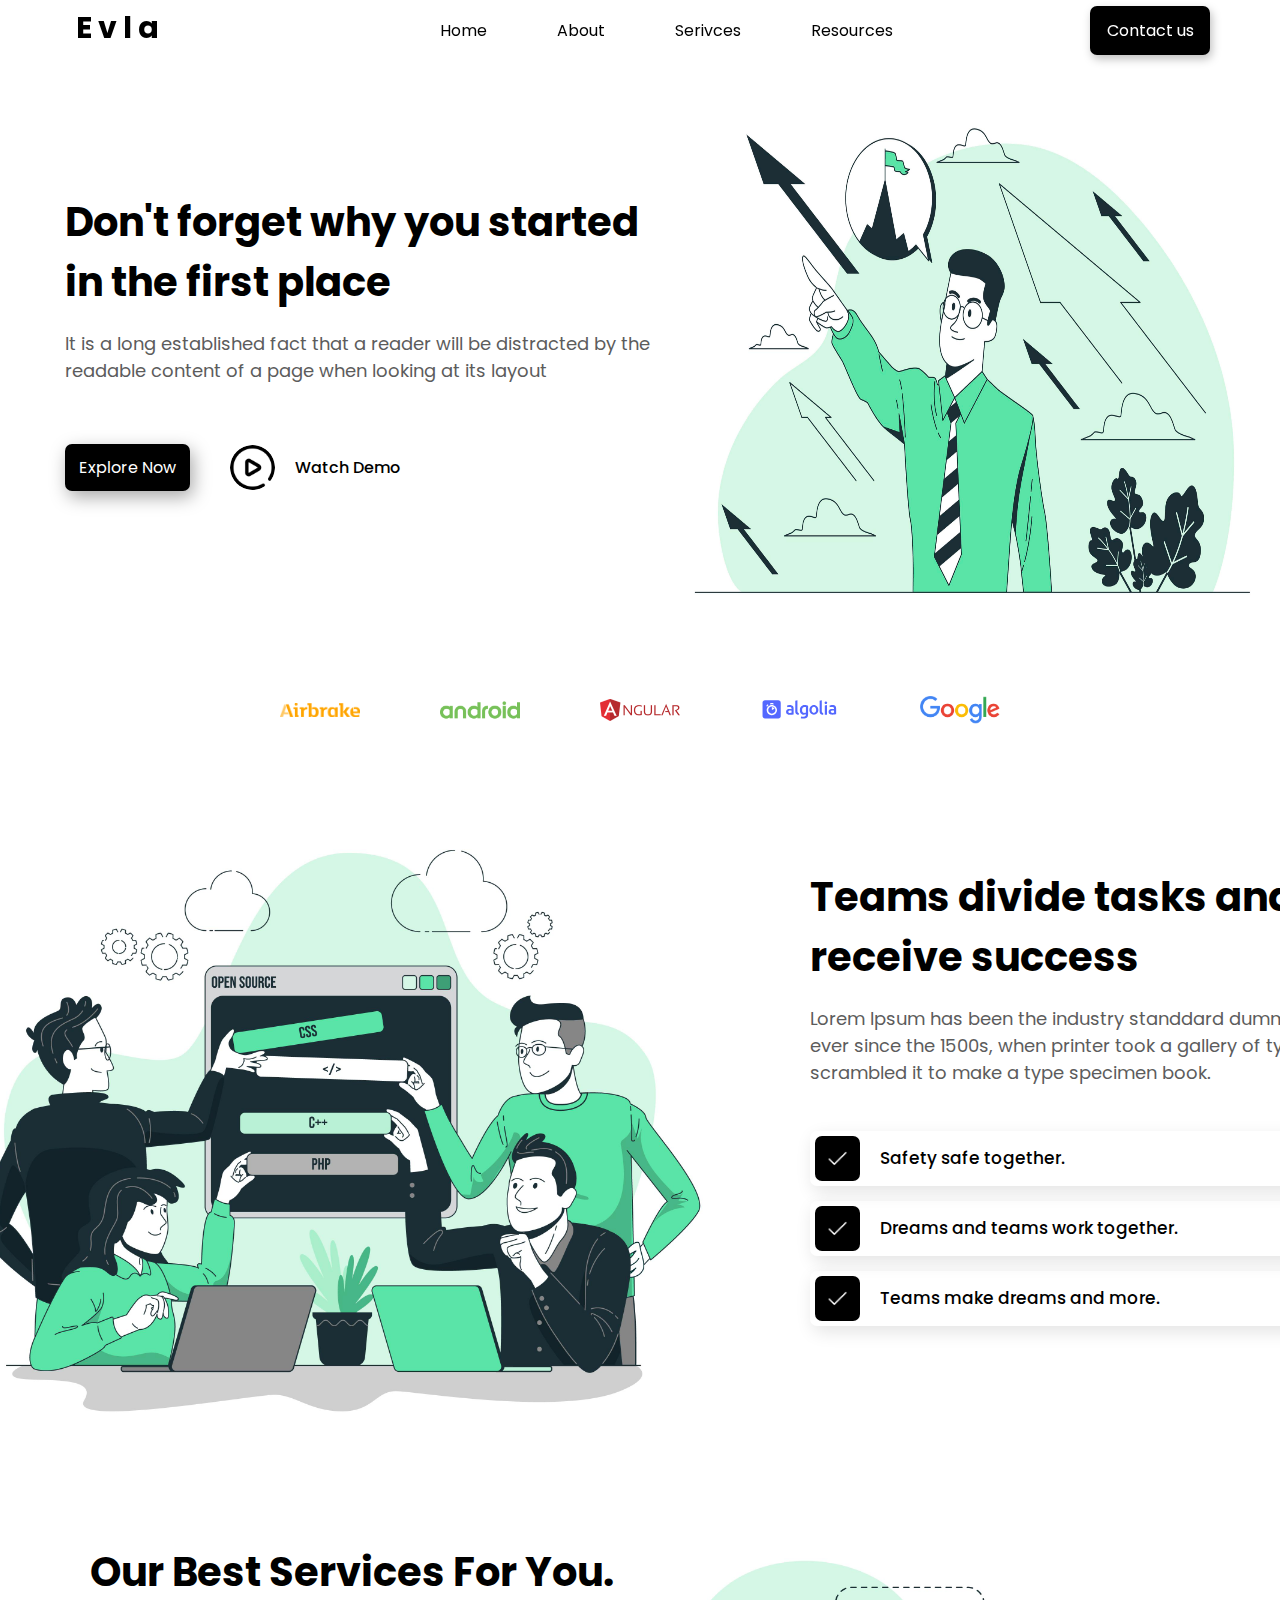
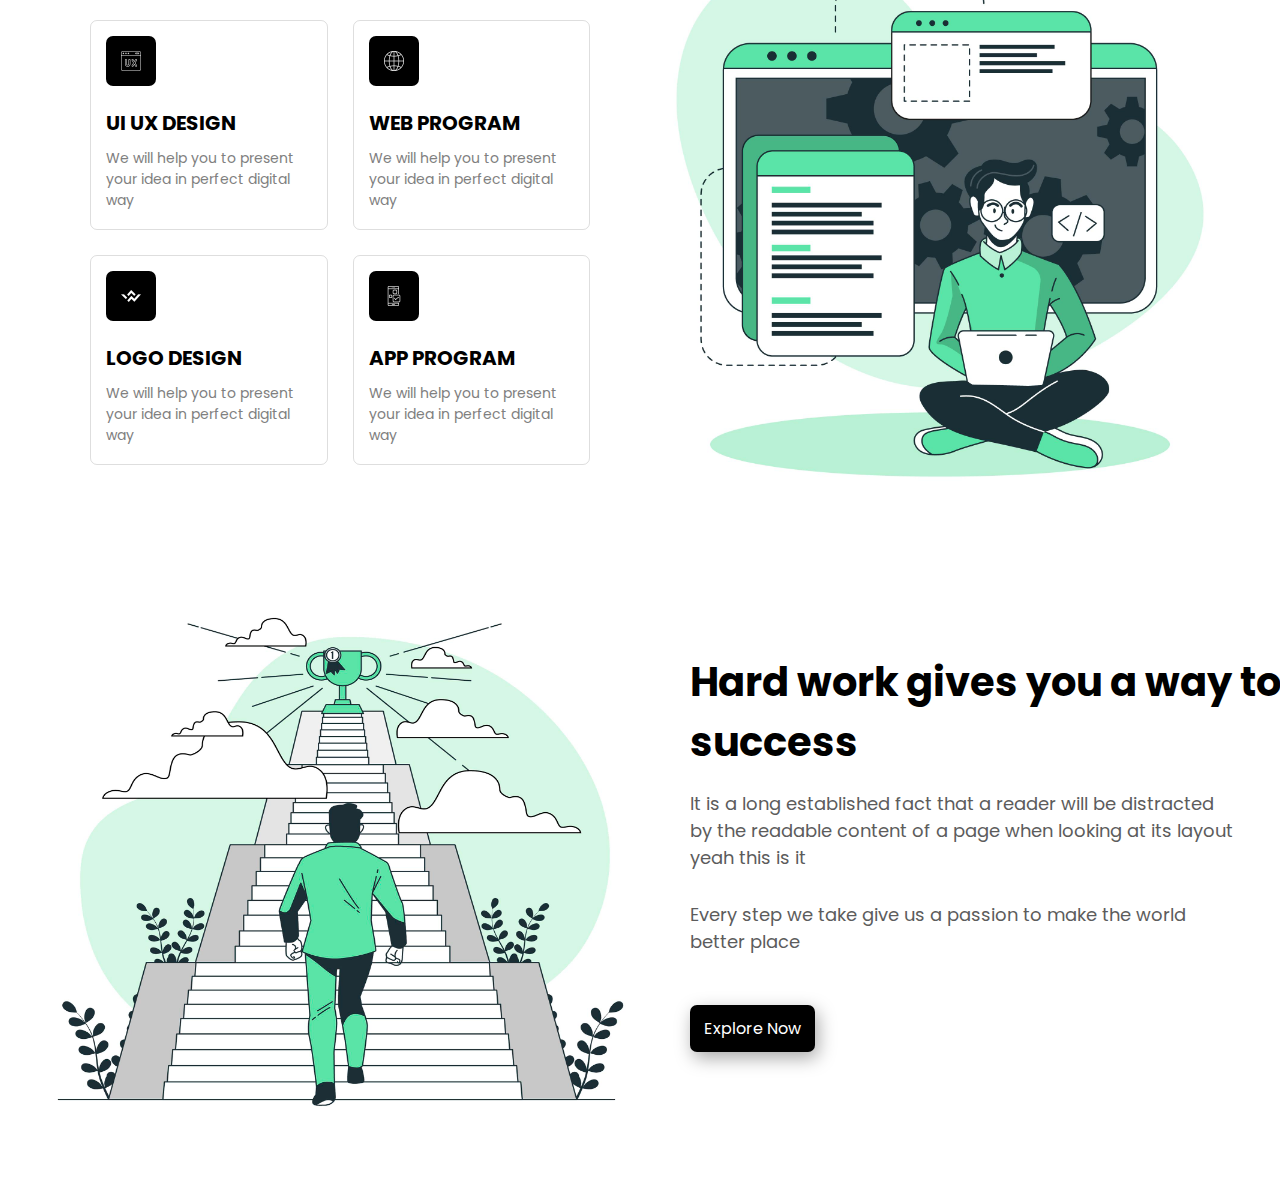
<file: Project using only HTML&CSS/education web/index.html>
<!DOCTYPE html>
<html lang="en">
<head>
    <meta charset="UTF-8">
    <meta http-equiv="X-UA-Compatible" content="IE=edge">
    <meta name="viewport" content="width=device-width, initial-scale=1.0">
    <link rel="stylesheet" href="general.css">
    <link rel="stylesheet" href="header.css">
    <link rel="stylesheet" href="body.css">
    <title>Evla</title>
</head>
<body>
    <header>
        <h2>Evla</h2>
        <div class="nav">
            <a href="#home">Home</a>
            <a href="#about">About</a>
            <a href="#services">Serivces</a>
            <a href="#resources">Resources</a>
        </div>
        <button>Contact us</button>
        
    </header>
    <main>
     <section class="first" id="home">
        
        <div class="writing">
            <h1>Don't forget why you started in the first place </h1>
            <p>It is a long established fact that a reader will
                be distracted by the readable content of a page when looking 
                at its layout
            </p>
            <div class="buttons">
             <button>Explore Now</button>
             <a href="#" class="btn"><img src="images/play.png"/></a>
             <a href="#"class="write">Watch Demo</a>
            </div>
        </div>
        <img src="images/first.jpg">
     </section>
     <section class="brands">
        <img  src="images/air.png">
        <img class="inside-img"src="images/Android-01.png">
        <img class="inside-img"src="images/angular-logo-1.png">
        <img class="inside-img" src="images/algolia-vector-logo.svg">
        <img class="inside-img" src="images/google.png">
     </section>
     <section class="second" id="about">
        <img src="images/second.jpg">
        <div class="writing-2">
            <h1>Teams divide tasks and receive success </h1>
            <p>Lorem Ipsum has been the industry standdard dummy text 
                ever since the 1500s, when printer took a gallery of 
                type and scrambled it to make a type specimen book.
            </p>
            <div class="tables">
             <div class="table">
                <img src="images/true.png">
                <p>Safety safe together.</p>
             </div>
             <div class="table">
                <img src="images/true.png">
                <p>Dreams and teams work together.</p>
             </div>
             <div class="table">
                <img src="images/true.png">
                <p>Teams make dreams and more.</p>
             </div>

            </div>
        </div>
        
     </section>
     <section class="third" id="services">
        
        <div class="writing-3">
            <h1>Our Best Services For You. </h1>
            
            <div class="services">
                <div class="service">
                    <img src="images/1.png">
                    <h3>UI UX DESIGN</h3>
                    <p>We will help you to present your idea in perfect digital way</p>
                </div>
                <div class="service">
                    <img src="images/2.png">
                    <h3>WEB PROGRAM</h3>
                    <p>We will help you to present your idea in perfect digital way</p>
                </div>
                <div class="service">
                    <img src="images/4.png">
                    <h3>LOGO DESIGN</h3>
                    <p>We will help you to present your idea in perfect digital way</p>
                </div>
                <div class="service">
                    <img src="images/3.png">
                    <h3>APP PROGRAM</h3>
                    <p>We will help you to present your idea in perfect digital way</p>
                </div>
            </div>
        </div>
        <img src="images/third.jpg">
     </section>
     <section class="fourth" id="resources">
        <img src="images/fourth.jpg">
        <div class="writing-4">
            <h1>Hard work gives you a way to success</h1>
            <p>It is a long established fact that a reader will
                be distracted by the readable content of a page when looking 
                at its layout yeah this is it
            </p>
            <p>Every step we take give us a passion to make the world better place</p>
            <div class="buttons">
             <button>Explore Now</button>
             
            </div>
        </div>
        
     </section>
    </main>
    
</body>
</html>
</file>
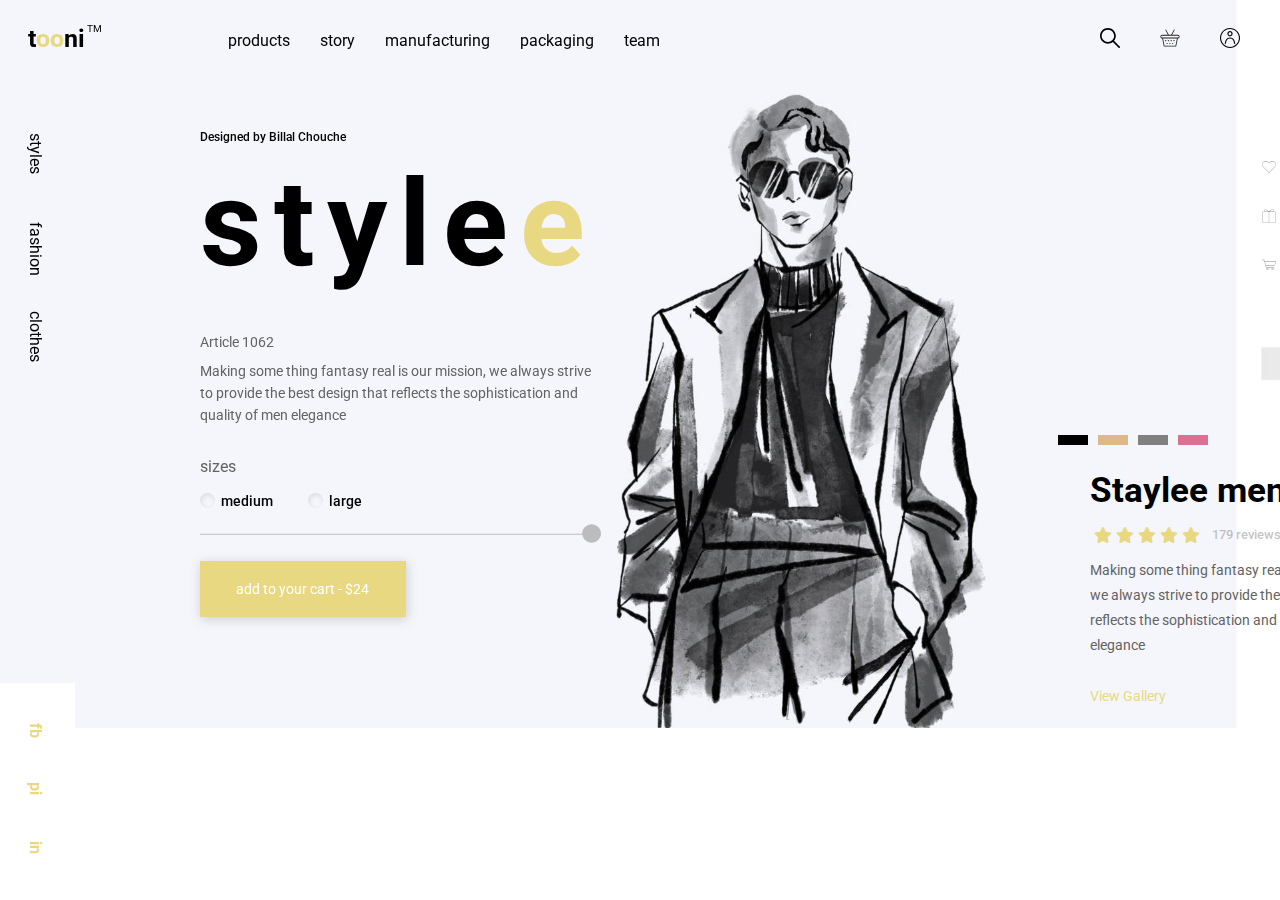
<file: Project using only HTML&CSS/fashion web/index.html>
<!DOCTYPE html>
<html lang="en">
<head>
    <meta charset="UTF-8">
    <meta http-equiv="X-UA-Compatible" content="IE=edge">
    <meta name="viewport" content="width=device-width, initial-scale=1.0">
    <title>tonni</title>
    <link rel="stylesheet" href="general.css">
    <link rel="stylesheet" href="header.css">
    <link rel="stylesheet" href="sidebar.css">
    <link rel="stylesheet" href="style.css">
    <link rel="stylesheet" href="https://cdnjs.cloudflare.com/ajax/libs/font-awesome/4.7.0/css/font-awesome.min.css">
    <link rel="stylesheet" href="https://cdnjs.cloudflare.com/ajax/libs/font-awesome/6.1.1/css/all.min.css">

</head>
<body>
    
    <div class="backgorund-container">
       
      <header>
        <div class="logo">
            <h4>t<span style="color:rgb(233, 216, 130);">oo</span>ni</h4>
            <p>TM</p>
        </div>
        <div class="nav">
            <a href="#">products</a>
            <a href="#">story</a>
            <a href="#">manufacturing</a>
            <a href="#">packaging</a>
            <a href="#">team</a>

        </div>
        <div class="icons">
            <a href="#"><img class="icon"src="icons/search-svgrepo-com(1).svg"></a>
            <a href="#"><img class="icon"src="icons/basket-svgrepo-com.svg"></a>
            <a href="#"><img class="icon" src="icons/user-svgrepo-com.svg"></a>
        </div>
      </header>
      <section class="sidebar">
        <div class="menu">
            <a href="#">styles</a>
            <a href="#">fashion</a>
            <a href="#">clothes</a>
        </div>
        <div class="social-media">
            <a href="#">fb</a>
            <a href="#">pi</a>
            <a href="#">in</a>
        </div>

      </section>
      <section class="post">
        <p class="designer">Designed by Billal Chouche</p>
        <h1>style<span style="color:rgb(233, 216, 130) ;">e</span></h1>
        <p class="article">Article 1062</p>
        <p class="texte">
            Making some thing fantasy real is our mission, we
            always strive to provide the best design that reflects
            the sophistication and quality of men elegance
        </p>
        <p class="sizes">sizes</p>
        <div class="choices">
            <div class="choice">
                <div class="check"></div>
                <p>medium</p>
            </div>
            <div class="choice">
                <div class="check"></div>
                <p>large</p>
            </div>
        </div>
        <div class="line">
            <img src="icons/line.svg">
        </div>
        <a href="#">add to your cart - $24</a>

      </section>
      <div class="color">
        <div style= "background-color:black;"></div>
        <div style= "background-color:burlywood;"></div>
        <div style= "background-color:gray;"></div>
        <div style= "background-color: palevioletred"></div>
      </div>
      <section class="post-2">
        <h2>Staylee men top</h2>
        <div class="review">
            <span class="fa fa-star checked"></span>
            <span class="fa fa-star checked"></span>
            <span class="fa fa-star checked"></span>
            <span class="fa fa-star checked"></span>
            <span class="fa fa-star checked"></span>
            <p class="review-count">179 reviews</p>


        </div>
        <p class="text-2">
            Making some thing fantasy real is our mission, we
            always strive to provide the best design that reflects
            the sophistication and quality of men elegance
        </p>
        <a href="#">View Gallery</a>
      </section>
      <section class="buttons">
        <a href="#"><img  class="heart"src="icons/heart-3509.svg"></a>
        <a href="#"><img class="gift" src="icons/gift-box-11409.svg"></a>
        <a href="#"><img class="shopping" src="icons/shopping-cart-1985.svg"></a>
      </section>
    </div>
    
</body>
</html>
</file>
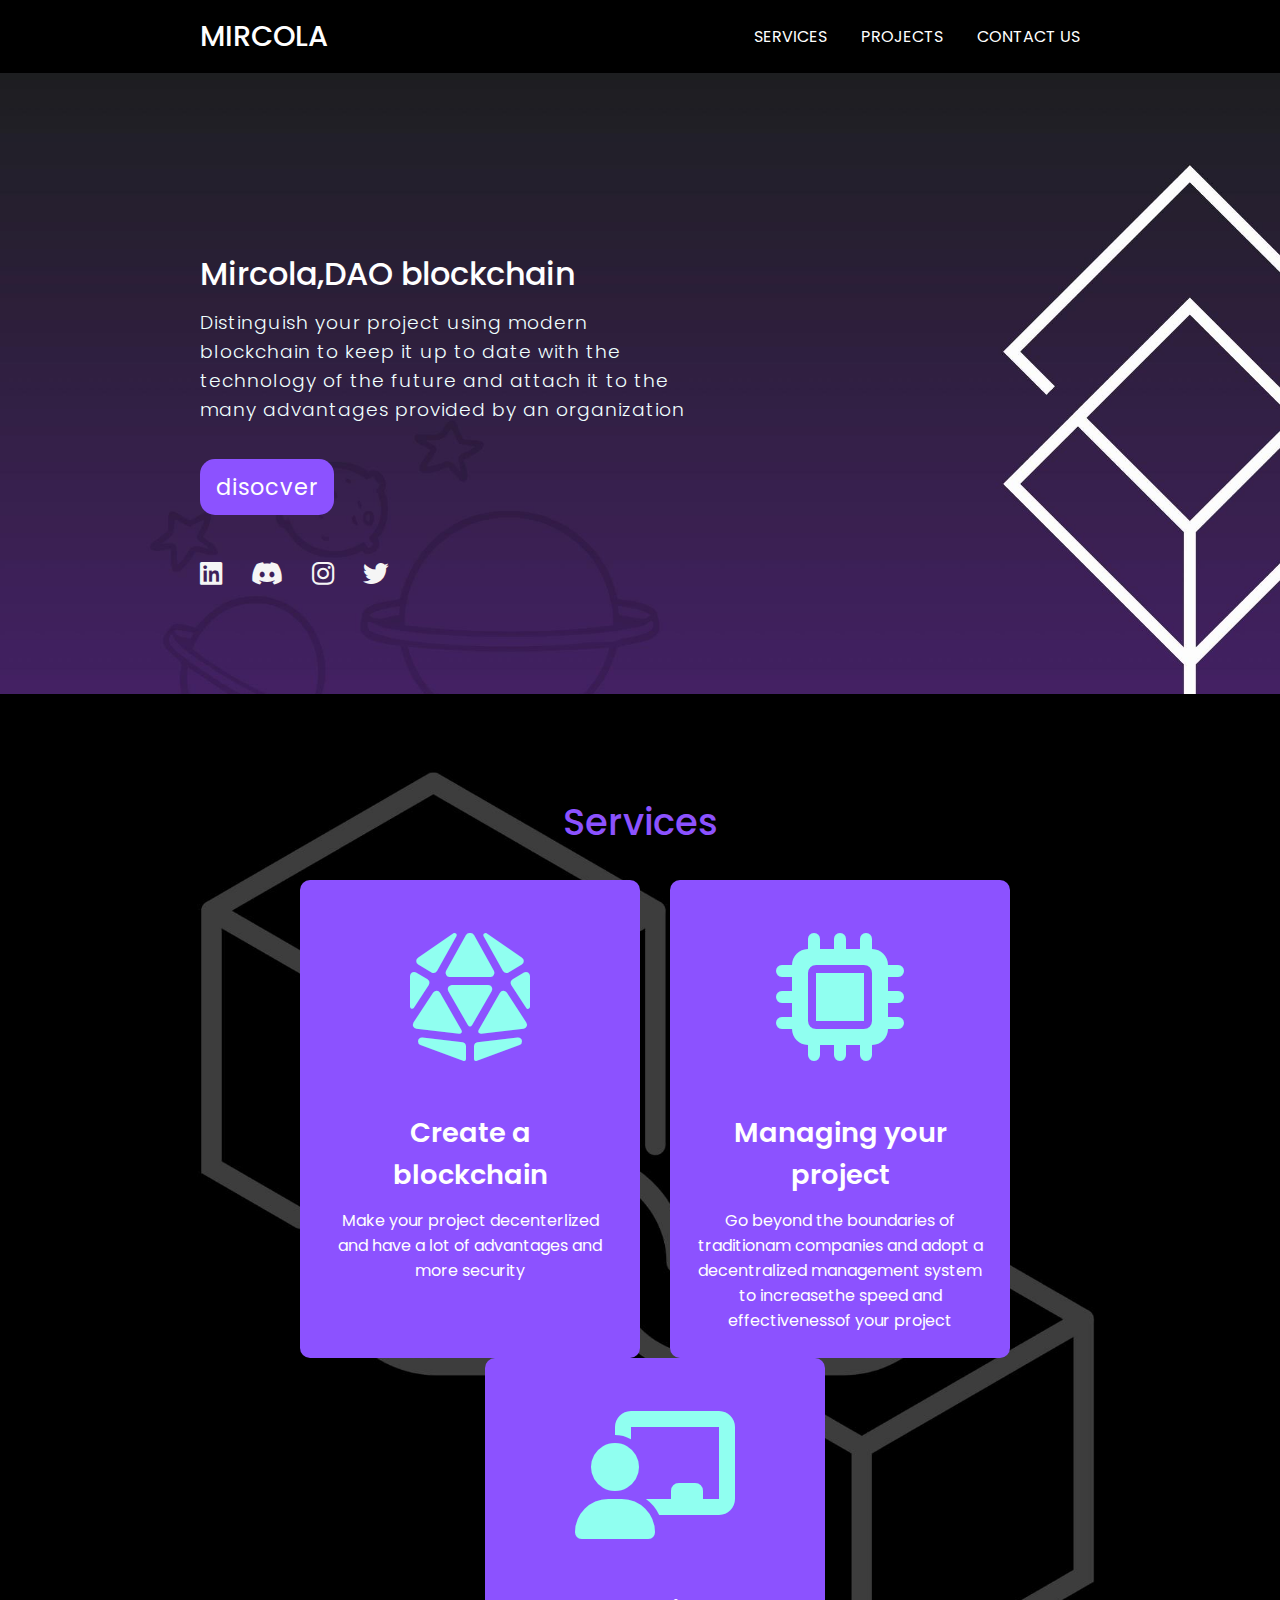
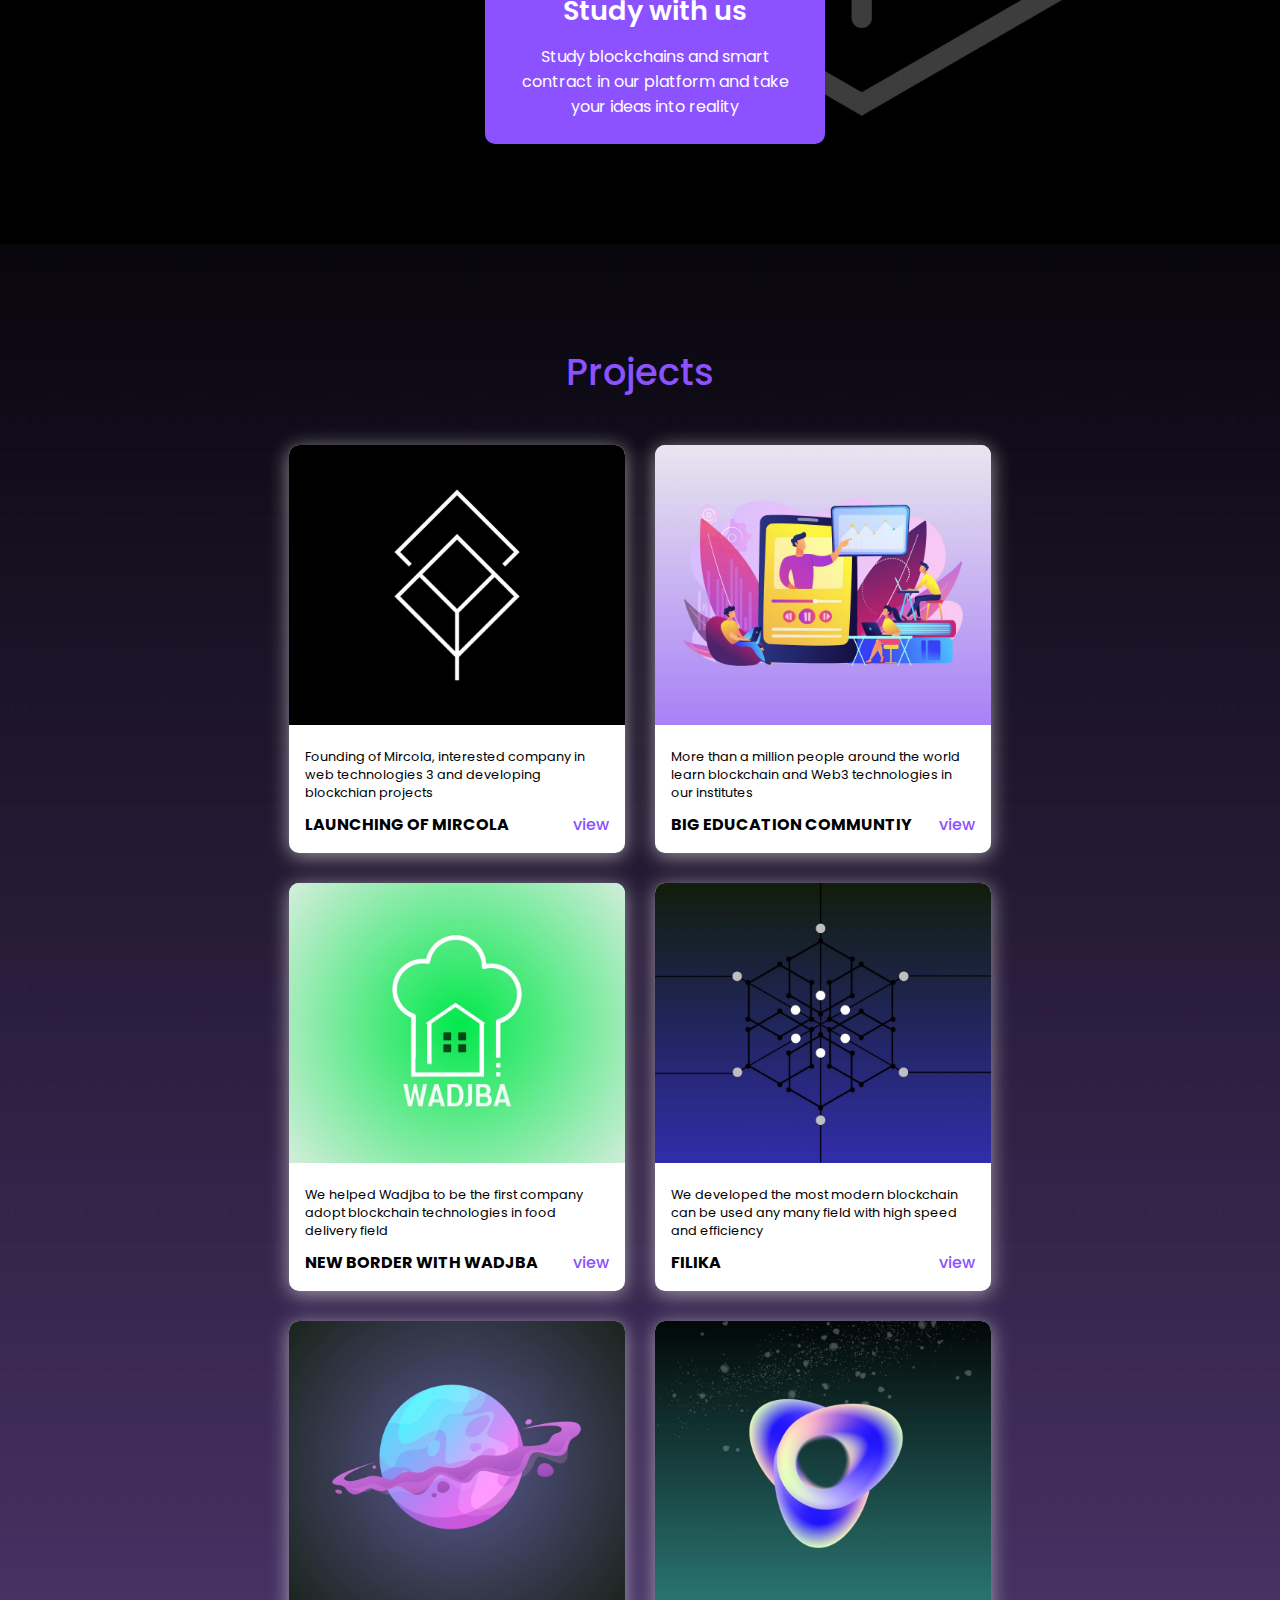
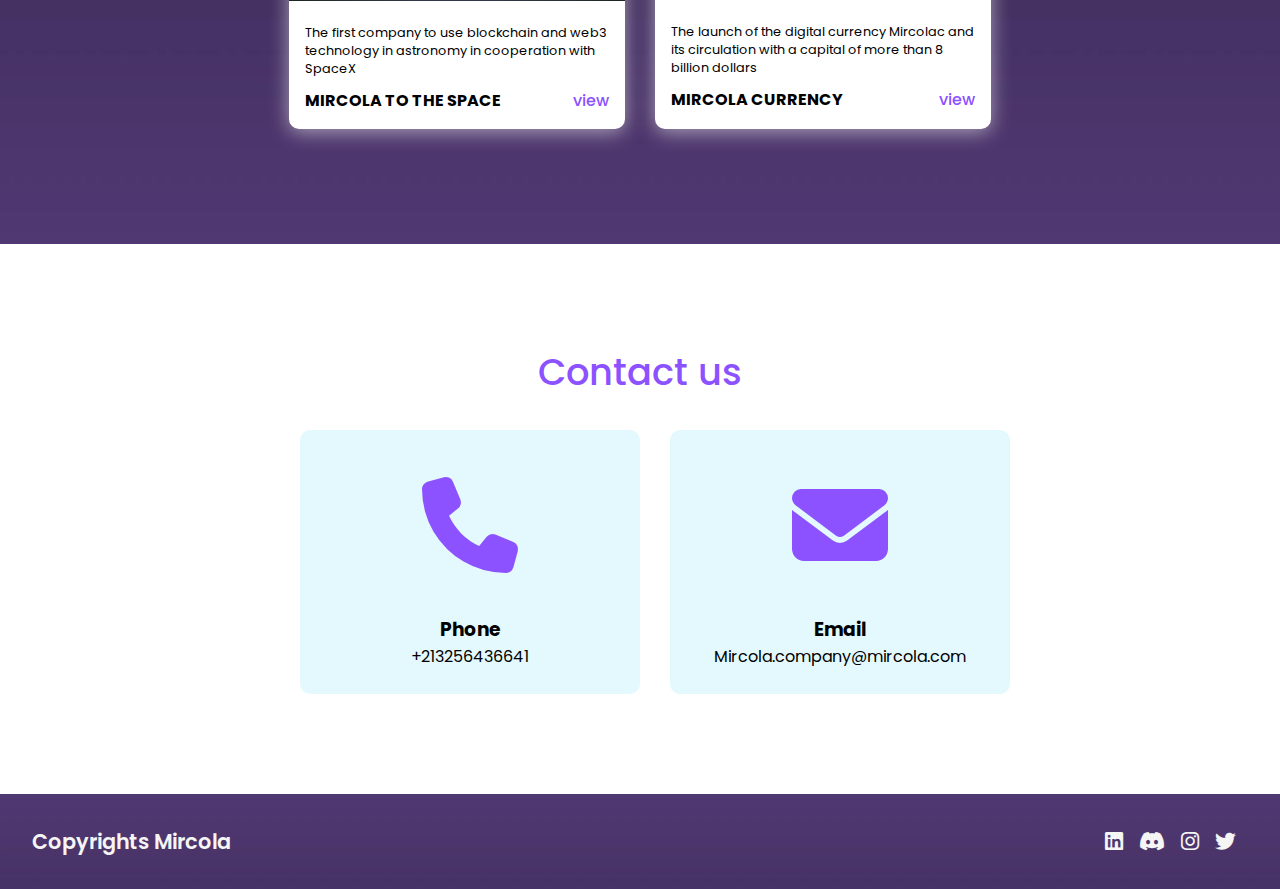
<file: Project using only HTML&CSS/funny company web/index.html>
<!DOCTYPE html>
<html lang="en">

<head>
    <meta charset="UTF-8">
    <meta http-equiv="X-UA-Compatible" content="" IE=edge">
    <meta name="viewport" content="width=device-width, initial-scale=1.0">
    <link rel="stylesheet" href="https://cdnjs.cloudflare.com/ajax/libs/font-awesome/6.1.1/css/all.min.css">
    <link rel="stylesheet" href="style.css">
    <title>Billal chaouche</title>
</head>

<body>
    <header>
        <a href="#" class="logo">mircola</a>
        <nav class="navigation">
            <a href="#services">services</a>
            <a href="#projects">projects</a>
            <a href="#contact_us">contact us</a>
        </nav>
    </header>

    <section class="main">
        <div>
            <h2>Mircola,DAO blockchain</h2>
            <h3>Distinguish your project using modern blockchain to keep it up to date with the technology of the future
                and attach it
                to the many advantages provided by an organization</h3>
            <a href="#services" class="main_botton"> disocver</a>
            <div class="social_icons">
                <a href="#"><i class="fa-brands fa-linkedin"></i></a>
                <a href="#"><i class="fa-brands fa-discord"></i></a>
                <a href="#"><i class="fa-brands fa-instagram"></i></a>
                <a href="#"><i class="fa-brands fa-twitter"></i></a>


            </div>
        </div>
    </section>
    <section class="cards" id="services">
        <h2 class="title">Services</h2>
        <div class="content">
            <div class="card">
                <div class="icon">
                    <i class="fa-solid fa-dice-d20"></i>
                </div>
                <div class="info">
                    <h3 class="t">Create a blockchain</h3>
                    <p>Make your project decenterlized and have a lot of advantages and more security </p>
                </div>
            </div>



            <div class="card">
                <div class="icon">
                    <i class="fa-solid fa-microchip"></i>
                </div>
                <div class="info">
                    <h3 class="t">Managing your project</h3>
                    <p>Go beyond the boundaries of traditionam companies and adopt a decentralized management system to
                        increasethe speed and effectivenessof your project </p>
                </div>
            </div>



            <div class=" card">
                <div class="icon">
                    <i class="fa-solid fa-chalkboard-user"></i>
                </div>
                <div class="info">
                    <h3 class="t">Study with us</h3>
                    <p>Study blockchains and smart contract in our platform and take your ideas into reality </p>
                </div>
            </div>


        </div>


    </section>
    <section class="projects" id="projects">
        <h2 class="title">Projects</h2>
        <div class="content">
            <div class="project_card">
                <div class="project_image">
                    <img src="images/mircola.jpg" />
                </div>
                <div class="project_info">
                    <p class="project_category"> Founding of Mircola, interested company in web technologies 3 and
                        developing blockchian projects
                    </p>
                    <strong class="project_title">
                        <span>Launching of Mircola</span>
                        <a href="#" class="more_details">view</a>
                    </strong>

                </div>
            </div>
            <div class="project_card">
                <div class="project_image">
                    <img src="images/communtiy.jpg" />
                </div>
                <div class="project_info">
                    <p class="project_category"> More than a million people around the world learn blockchain and Web3
                        technologies
                        in our institutes
                    </p>
                    <strong class="project_title">
                        <span>Big education communtiy</span>
                        <a href="#" class="more_details">view</a>
                    </strong>

                </div>
            </div>
            <div class="project_card">
                <div class="project_image">
                    <img src="images/wadjba.jpg" />
                </div>
                <div class="project_info">
                    <p class="project_category"> We helped Wadjba to be the first company adopt blockchain technologies
                        in food delivery field
                    </p>
                    <strong class="project_title">
                        <span>new border with wadjba</span>
                        <a href="#" class="more_details">view</a>
                    </strong>

                </div>
            </div>
            <div class="project_card">
                <div class="project_image">
                    <img src="images/blockchain.jpg" />
                </div>
                <div class="project_info">
                    <p class="project_category"> We developed the most modern blockchain can be used any many field with
                        high speed and efficiency
                    </p>
                    <strong class="project_title">
                        <span>filika</span>
                        <a href="#" class="more_details">view</a>
                    </strong>

                </div>
            </div>
            <div class="project_card">
                <div class="project_image">
                    <img src="images/space.jpg" />
                </div>
                <div class="project_info">
                    <p class="project_category"> The first company to use blockchain and web3 technology in astronomy in
                        cooperation with SpaceX
                    </p>
                    <strong class="project_title">
                        <span>Mircola to the space</span>
                        <a href="#" class="more_details">view</a>
                    </strong>

                </div>
            </div>
            <div class="project_card">
                <div class="project_image">
                    <img src="images/currency.jpg" />
                </div>
                <div class="project_info">
                    <p class="project_category"> The launch of the digital currency Mircolac and its circulation with a
                        capital of more than 8 billion dollars
                    </p>
                    <strong class="project_title">
                        <span>Mircola currency</span>
                        <a href="#" class="more_details">view</a>
                    </strong>

                </div>
            </div>
        </div>


    </section>
    </section>
    <section class="cards" id="contact_us">
        <h2 class="title">Contact us</h2>
        <div class="content2">
            <div class="card2">
                <div class="icon2">
                    <i class="fa-solid fa-phone"></i>
                </div>
                <div class="info2">
                    <h3 class="t2">Phone</h3>
                    <p> +213256436641</p>
                </div>
            </div>



            <div class="card2">
                <div class="icon2">
                    <i class="fa-solid fa-envelope"></i>
                </div>
                <div class="info2">
                    <h3 class="t2">Email</h3>
                    <p>Mircola.company@mircola.com</p>
                </div>
            </div>
        </div>
    </section>
    <footer class="footer">
        <p class="footer_title">Copyrights <span>Mircola</span></p>
        <div class="social_icons">
            <a href="#"><i class="fa-brands fa-linkedin"></i></a>
            <a href="#"><i class="fa-brands fa-discord"></i></a>
            <a href="#"><i class="fa-brands fa-instagram"></i></a>
            <a href="#"><i class="fa-brands fa-twitter"></i></a>


        </div>


    </footer>


</body>

</html>
</file>
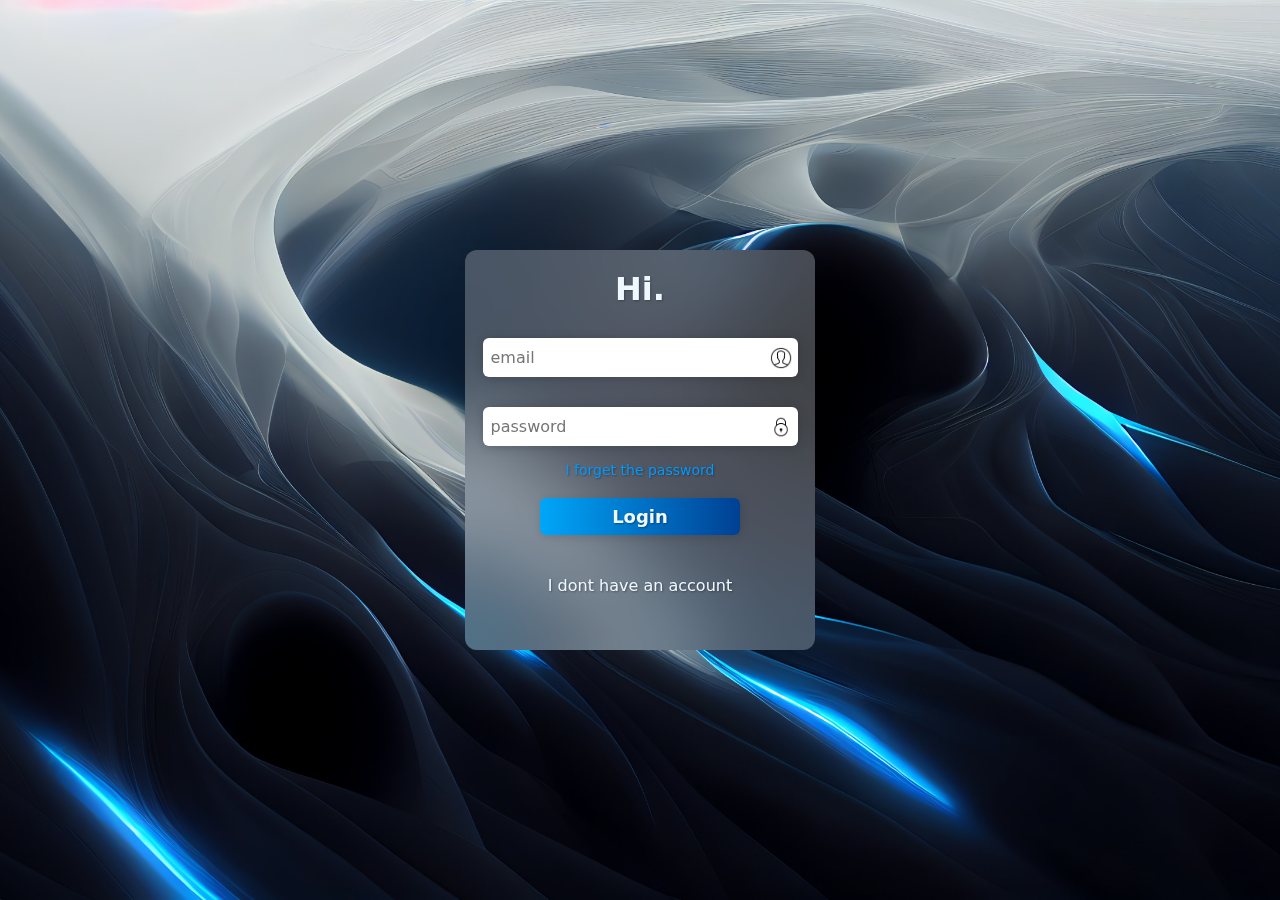
<file: Project using only HTML&CSS/login page (2)/index.html>
<!DOCTYPE html>
<html lang="en">

<head>
    <meta charset="UTF-8">
    <meta http-equiv="X-UA-Compatible" content="IE=edge">
    <meta name="viewport" content="width=device-width, initial-scale=1.0">
    <link rel="stylesheet" href="style.css">
    <title>Document</title>
</head>


<body>

    <div class="form">
        <h1>Hi.</h1>
        <div class="input">
            <input type="email" placeholder="email" class="email">
            <img src="user.png">
        </div>
        <div class="input">
            <input type="password" placeholder="password" class="password">
            <img src="password.png">
        </div>



        <a class="forget">I forget the password</a>
        <button class="login">Login</button>
        <a class="signup">I dont have an account</a>
    </div>


</body>

</html>
</file>
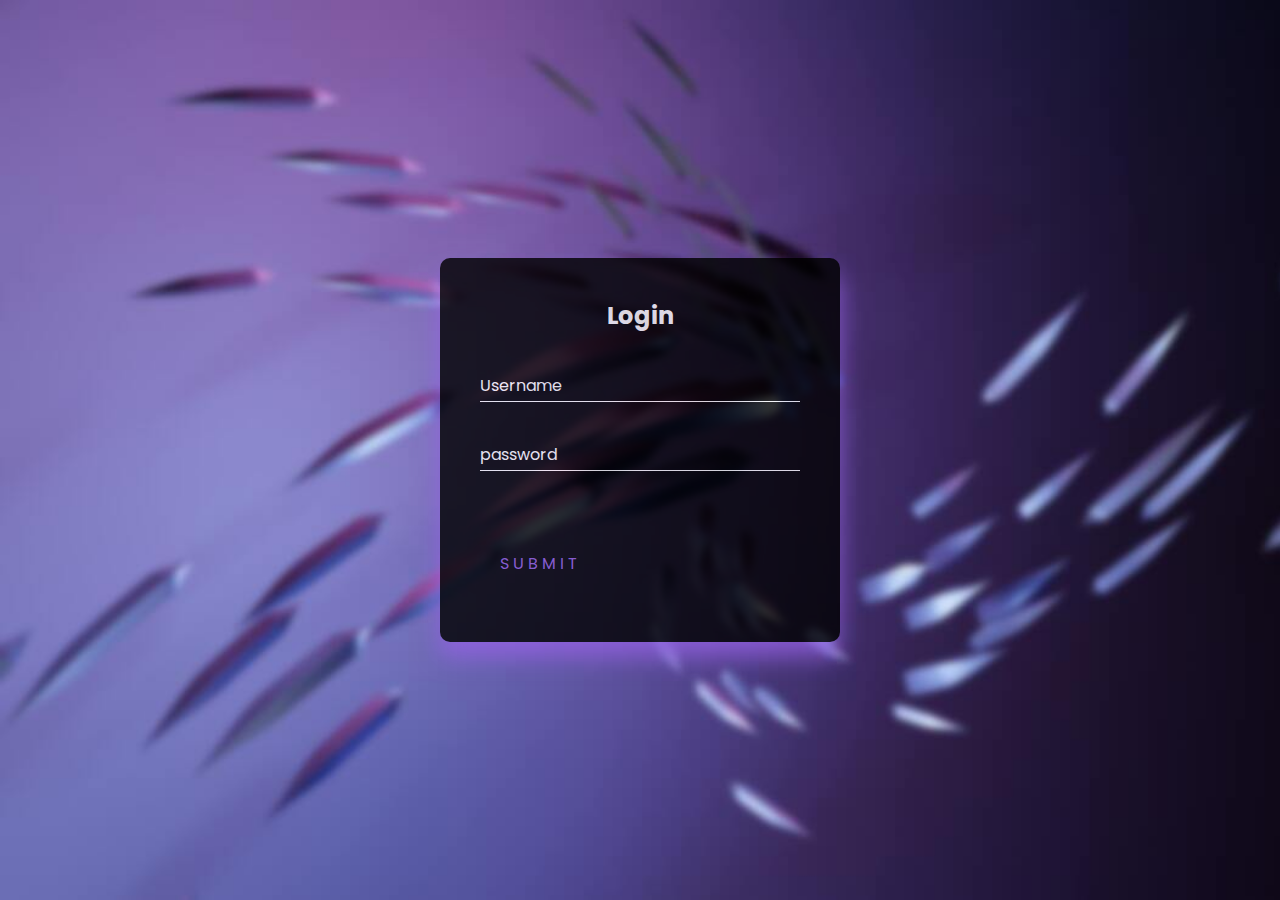
<file: Project using only HTML&CSS/login page/index.html>
<html lang="en">
<head>
    <meta charset="UTF-8">
    <meta http-equiv="X-UA-Compatible" content="IE=edge">
    <meta name="viewport" content="width=device-width, initial-scale=1.0">
    <link rel="stylesheet" href="style.css">
    <title>Login</title>
    <div class="login-box">
        <h2>Login</h2>
        <form>
            <div class="user-box">
                <input type="text" name="" required="">
                <label>Username</label>
            </div>
            <div class="user-box">
                <input type="password" name="" required="">
                <label>password</label>
            </div>
            <a href="#">
                <span></span>
                <span></span>
                <span></span>
                <span></span>
                Submit
            </a>
        </form>
    </div>
</head>
<body>
    
</body>
</html>
</file>
<file: Project using only HTML&CSS/education web/general.css>
@import url('https://fonts.googleapis.com/css2?family=Poppins:wght@100;200;300;400;500&display=swap');

*{
    font-family: 'Poppins', sans-serif;
    scroll-behavior: smooth;
    

}
body{
    margin: 0;
    background-color: white;
}
</file>
<file: Project using only HTML&CSS/education web/header.css>
header{
    display: flex;
    flex-direction: row;
    align-items: center;
    position: fixed;
    
    width: 100%;
    height: 60px;
    background-color: rgba(255, 255, 255, 0.867);
    flex-shrink: 0;
    z-index: 100;
    
    
}
header h2{
    width: 100px;
    text-align: center;
    font-size: 30px;
    letter-spacing: 6px;
    margin-left: 70px;
    margin-top: 35px;
    height: 100%;

}
.nav{
    display: flex;
    flex-direction: row;
    flex: 1;
    flex-shrink: 0;
    margin-left: 200px;
    align-items: center;
    height: 100%;
    
    

}
.nav a{
    text-decoration: none;
    text-align: center;
    font-size: 16px;
    margin-left: 70px;
    color: black;
    transition: 0.4s;
    flex-shrink: 0;


}

.nav a:hover{
    transform: scale(1.1);
    color: rgb(87, 215, 172);
    
}
header button{
    background-color: black;
    border: none;
    width: 120px;
    color: white;
    padding-top: 12px;
    padding-bottom: 12px;
    padding-left: 14px;
    padding-right: 14px;
    margin-right: 70px;
    border-radius: 7px;
    font-size: 16px;
    box-shadow: 2px 4px 10px rgba(0, 0, 0, 0.256);
    transition: 0.4s;
    flex-shrink: 0;

}
header button:hover{
    background-color: rgb(87, 215, 172);
     box-shadow: 3px 6px 18px rgba(87, 215, 172, 0.497);
     transform: scale(1.1);
}
</file>
<file: Project using only HTML&CSS/education web/body.css>
.first, .second, .third, .fourth{
    width: 100%;
    height: 600px;
    display: flex;
    flex-direction: row;
    justify-content: center;
    padding-top: 80px;
    
    margin-bottom: 0;
    
    


}
.second{
    padding-top: 60px;
    margin-top: 0;

}
.first img, .fourth img{
    width: 600px;
    height: 550px;
    
    


}
.writing, .writing-2, .writing-3, .writing-4{
    padding-top: 85px;
    width: 600px;
    height: 550px;
    margin-left: 50px;
    display: flex;
    flex-direction: column;
    align-items: left;

}
.writing-2{
    padding-top: 10px;
    width:550px;
}
.writing-3{
    width: 550px;
    padding-top: 5px;
}
.writing-4{
    width: 550px;
    padding-top: 35px;
}

.writing h1, .writing-2 h1, .writing-3 h1, .writing-4 h1{
     width: 600px;
     font-size: 40px;
     font-weight: bold;
     margin-bottom: 18px;
}
.writing p, .writing-2 p, .writing-4 p{
     color: rgb(92, 92, 92);
     font-size: 18px;
     margin-top: 0;
     margin-bottom: 60px;

}
.writing-2 p, .writing-4 p{
    margin-bottom: 30px;
    margin-top: 0;
}
.buttons{
     display: flex;
     flex-direction: row;
     align-items: center;
     width: 600px;
     margin-top: 0;
    


}
.buttons button{
    
    font-size: 16px;
    color: white;
    background-color: black;
    padding-top: 11px;
    padding-bottom: 11px;
    padding-left: 14px;
    padding-right: 14px;
    border-radius: 7px;
    margin-right: 0;
    box-shadow: 3px 6px 18px rgba(0, 0, 0, 0.345);
    border: none;
    transition: 0.4s;
    



}
.writing-4 button{
    margin-top: 20px;
}

.buttons button:hover{
     background-color: rgb(87, 215, 172);
     box-shadow: 3px 6px 18px rgba(87, 215, 172, 0.497);
     transform: scale(1.1);
}
.btn{
    
    width: 45px;
    height: 45px;
    border-radius: 50%;
    margin-right: 10px;
    
    margin-left: 40px;


    
}
.btn img{
    width: 45px;
    height: 45px;
    margin-left: 0;
    
    border-radius: 50%;
}
.write{
    text-decoration: none;
    color: black;
    margin-left: 10px;
    font-size: 16px;
    font-weight: 500;
}
.brands{
    display: flex;
    flex-direction: row;
    justify-content: center;
    align-items: center;
    width: 100%;
    height: 60px;
    margin-bottom: 30px;

}
.brands img{
    width: 80px;
    

}
.inside-img{
    margin-left: 80px;
}
.tables{
    display: flex;
    flex-direction: column;
    align-items: left;
    width: 500px;
    

}
.table {
    display: flex;
    flex-direction: row;
    align-items: center;
    margin: 0;
    width: 500px;
    height: 40px;
    margin-top: 15px;
    height: 55px;
    border: none;
    border-radius: 7px;
    box-shadow: 3px 6px 18px rgba(0, 0, 0, 0.111);
}
.table img{
    width: 45px;
    height: 45px;
    background-color: black;
    border: none;
    border-radius: 7px;
    margin-right: 20px;
    margin-left: 5px;

}
.table p{
    font-size: 17px;
    font-weight: 500;
    margin-bottom: 0;
    color: black;
}
.services{
    display: grid;
    grid-template-columns: 1fr 1fr ;
    grid-template-rows: 1fr 1fr;
    width: 500px;
    height: 500px;
    row-gap: 25px;
    column-gap: 25px;
}
.service{
    border: 1px solid rgba(128, 128, 128, 0.259);
    border-radius: 7px;
    transition: 0.4s;
}
.service h3{
    font-size: 20px;
    color: black;
    width: auto;
    margin-top: 15px;
    margin-left: 15px;
    margin-bottom: 10px;

}
.service img{
    margin-top: 15px;
    margin-left: 15px;
    margin-bottom: 0;
    width: 50px;
    height: 50px;
    background-color: black;
    border: none;
    border-radius: 7px;
    padding: 0;
    
    
   

}
.service p{
    
    font-size: 14px;
    color: gray;
    margin-left: 15px;
    margin-right: 10px;
    margin-top: 0;
    
}
.service:hover{
    box-shadow: 3px 6px 18px rgba(87, 215, 172, 0.497);
    transform: scale(1.1);
    color: white;
    background-color: rgb(212, 255, 241);

}
</file>
<file: Project using only HTML&CSS/fashion web/general.css>
@import url('https://fonts.googleapis.com/css2?family=Roboto:wght@100;300;400;500&display=swap');
body{
    font-family: 'Roboto', sans-serif;
    margin: 0;
    background: url(images/main2.jpg) no-repeat;
    background-size: cover;
    height: 728px;
    width: 1500px;
    position: relative;
      
}
</file>
<file: Project using only HTML&CSS/fashion web/header.css>
header{
    display: flex;
    flex-direction: row;
    align-items: center;
    position: fixed;
    z-index: 100;
    top: 0;
    right: 0;
    left: 0;
    height: 60px;
    justify-content: space-between;
    padding-top: 10px;
    
    

}
.logo{
    width: 100px;
    margin: 16px 14px;
    
    height: 100%;
    position: relative;
}
.logo p{
    position: absolute;
    top:3px;
    right: 12px;
    font-size: 10px;

}
.logo h4{
    font-size: 25px;
    margin-top: 14px;
    margin-left: 14px;
    
    
}
.nav{
    flex: 1;
    
    height: 100%;
    display: flex;
    flex-direction: row;
    align-items: center;
    margin-left: 70px;
    flex-shrink: 0;
}
.nav a{
    margin-left: 30px;
    font-size: 16px;
    font-weight: 400;
    text-decoration: none;
    color: black;
    transition: 0.4s;
    
}
.nav a:hover{
   color: rgb(233, 216, 130);
   transform: scale(1.1);
}
.icons{
    display: flex;
    flex-direction: row;
    align-items: center;
    height: 100%;
    
    
    width:200px;
    color: black;
    margin-right: 20px;
    ;
}

.icons a{
    width: 20px;
    margin-left: 40px;
    transition: 0.4s;
    

}
.icon{
    width: 100%;
}
.icons a:hover{
    
   transform: scale(1.2);
}
</file>
<file: Project using only HTML&CSS/fashion web/sidebar.css>
.sidebar{
    position: fixed;
    width:75px;
    
    bottom: 0;
    top: 58px;
    left: 0;
    display: flex;
    flex-direction: column;
    justify-content: space-between;
    
    z-index: 0;
    
}
.menu{
    display: flex;
    width: 100%;
    align-items: top;
    flex-direction: column;
    margin-top: 75px;
    
}
.menu a{
    transform-origin: 0 0;
    rotate: 90deg;
    margin-bottom:70px;
    width: 80px;
    margin-left: 45px;
    text-decoration: none;
    color: black;
    font-size: 16px;
    
    
}

.social-media{
    display: flex;
    width: 100%;
    align-items: top;
    flex-direction: column;
    background-color: rgb(255, 255, 255);
    padding-top: 40px;
    

}
.social-media a{
    transform-origin: 0 0;
    rotate: 90deg;
    margin-left: 45px;
    margin-bottom: 40px;
    text-decoration: none;
    color: rgb(233, 216, 130);
    font-size: 16px;
    font-weight: bold;

}
</file>
<file: Project using only HTML&CSS/fashion web/style.css>
.post{
    position: absolute;
    border:2 px solid black;
    height: 400px;
    width: 400px;
    margin-top: 130px;
    margin-left: 200px;
    display: flex;
    flex-direction: column;
    justify-content: left;
    

    

}
.designer{
    font-size: 12px;
    font-weight: 500;
    margin-top: 0;
    margin-bottom: 10px
}
.post h1{
    margin-top:0;
    font-size: 120px;
    margin-bottom: 40px;
    letter-spacing: 12px;
}
.article{
    margin-top: 0;
    font-size: 14px;
    color: rgb(99, 99, 99);
    margin-bottom: 10px;
}
.texte{
    font-size: 14px;
    width: 400px;
    margin-top: 0;
    color: rgb(99, 99, 99);
    line-height: 22px;
    margin-bottom: 30px;

}
.sizes{
    margin-top: 0;
    color: rgb(99, 99, 99);
    line-height: 22px;
    margin-bottom: 0;
}
.choices{
    margin-top: 0;
    display: flex;
    flex-direction: row;
    align-items: center;
    height: 50px;
    width: 300px;
    
}
.choice{
    display: flex;
    flex-direction: row;
    
    width: 100px;
    height: 100%;
    margin-right: 8px;
    

}
.check{
    width: 15px;
    height: 15px;
    box-shadow: inset 1px 2px 5px rgba(128, 128, 128, 0.222);
    border-radius: 15px;
    margin-top: 15px;
    margin-right: 6px;
    margin-left: 0;
    transition: 0.8s;
}
.check:hover{
    background-color: rgb(233, 216, 130);
}

.choice p{
    margin-top: 15px;
    color: black;
    font-size: 14px;
    width:70px;
    font-weight: 500;
}
.line{
    margin-top: 0;
    margin-bottom: 0;
    width: 428px;
    margin-left: -7px;
}
.line img{
    width: 100%;
    opacity: 0.4;
    margin:0;     
}
.post a{
    margin-top: 13px;
    text-decoration:none;
    background-color:rgb(233, 216, 130);
    width: 170px;
    
    font-size: 14px;
    color: white;
    padding-top: 20px;
    padding-bottom: 20px;
    padding-left: 36px;
    box-shadow: 1px 2px 10px rgba(92, 92, 92, 0.267);  
    transition: 0.5s;  

}
.post a:hover{
    background-color: black;
    color: rgb(233, 216, 130);
    box-shadow: 1px 2px 10px rgba(233, 216, 130, 0.388)
}
.color{
    display: flex;
    flex-direction: row;
    align-items: center;
    position: absolute;

    top: 420px;
    left: 1048px;
    right: 300px;
    
    height: 40px;
    width: 200px;

}
.color div{
    width: 30px;
    height: 10px;
    margin-left: 10px;
    transition: 0.5s;
}

.color div:hover{
    height: 400px;
    box-shadow: 1px 2px 10px rgba(128, 128, 128, 0.395);

}


.post-2{
    display: flex;
    flex-direction: column;
    justify-content: left;
    position: absolute;
    top: 470px;
    left: 1090px;
    width: 400px;


}
.post-2 h2{
    font-size: 35px;
    margin-top: 0;
    margin-bottom: 3px;
}
.review{
    display: flex;
    flex-direction: row;
    align-items: center;
    margin-top: 0;
    margin-bottom: 3px;

}
.checked{
    color: rgb(233, 216, 130);
    margin-left: 4px;

}
.review-count{
    font-size: 13px;
    font-weight: 500;
    color:  rgba(99, 99, 99, 0.39);
    margin-left: 12px;
    
}
.text-2{
    font-size: 14px;
    width: 300px;
    margin-top: 0;
    color: rgb(99, 99, 99);
    line-height: 25px;
    margin-bottom: 30px;
    
}
.post-2 a{
    font-size: 14px;
    font-weight: 400;
    text-decoration: none;
    color: rgb(233, 216, 130);
}
.buttons{
    display: flex;
    flex-direction: column;
    justify-content: center;
    position: absolute;
    top: 135px;
    right: 214px;
}
.buttons a{
    width: 35px;
    height:35px;
    background-color:rgb(255, 255, 255);
    margin-top: 14px;
    border-radius: 6px;
    transition: 0.5s;
}
.heart,.gift,.shopping{
    width: 14px;
    height: 14px;
    opacity: 0.5    ;
    padding-left:11px;
    padding-top:11px;
    
}
.buttons a:hover{
    background-color: rgb(233, 216, 130); 
    transform: scale(1.2);
    box-shadow:  1px 1px 10px rgba(128, 128, 128, 0.352);
}
</file>
<file: Project using only HTML&CSS/funny company web/style.css>
@import url('https://fonts.googleapis.com/css2?family=Poppins:ital,wght@0,100;0,200;0,300;0,400;0,500;0,600;0,700;0,800;0,900;1,100;1,200;1,300;1,400;1,500;1,600;1,700;1,800;1,900&family=Rubik&display=swap');

* {
    font-family: 'Poppins', sans-seri;
    margin: 0;
    padding: 0;
    box-sizing: border-box;
    scroll-behavior: smooth;
}

header {
    background-color: black;
    width: 100%;
    position: fixed;
    /* always the header appears*/
    z-index: 999;
    display: flex;
    justify-content: space-between;
    align-items: center;
    padding: 15px 200px;
}

.logo {
    text-decoration: none;
    color: white;
    text-transform: uppercase;
    font-weight: 500;
    font-size: 1.8em;
}



.navigation a {
    color: white;
    text-decoration: none;
    text-transform: uppercase;
    font-weight: 300px;
    font-size: 1em;
    padding-left: 30px;
    transition: 0.7s ease;
}

.navigation a:hover {
    color: #8C52FF;


}

section {
    padding: 100px 200px;
}

.main {


    width: 100%;
    min-height: 60vh;
    display: flex;
    align-items: center;
    background: url(images/logo.jpg) no-repeat;
    background-size: cover;
    background-attachment: fixed;

}

.main h2 {
    margin-top: 150px;
    color: white;
    font-size: 2em;
    font-weight: 500;
    position: center;
}

.main h3 {
    margin-top: 10px;
    color: azure;
    width: 500px;
    font-weight: 300;
    letter-spacing: 1px;
    margin-bottom: 15px;
}

.main_botton {
    margin-top: 20px;
    color: white;
    background-color: #8C52FF;
    text-decoration: none;
    font-size: 1.4em;
    display: inline-block;
    padding: 0.5em 0.7em;
    letter-spacing: 1px;
    border-radius: 15px;
    margin-bottom: 40px;
    transition: 0.7s ease;

}

.main_botton:hover {
    color: black;
    background-color: aliceblue;
    transform: scale(1.1);

}

.social_icons a {
    margin-top: 15px;
    color: whitesmoke;
    font-size: 1.6em;
    padding-right: 25px;
}

.social_icons a:hover {
    color: rgb(144, 255, 240);
    transition: 0.7 s ease;
}

#services {
    background-image: url(images/services.jpg);
    background-size: cover;
    background-position: center;
}

.card {
    background-color: #8C52FF;
    width: 21.25em;

    border-radius: 10px;
    padding: 25px;
    margin-left: 30px;
    transition: 0.7s ease;
}

.card:hover {
    color: #945fffc2;
    transform: scale(1.1);

}

.title {
    display: flex;
    justify-content: center;
    color: #8C52FF;
    font-weight: 500;
    font-size: 2.3em;
    margin-bottom: 30px;



}

.content {
    display: flex;
    justify-content: center;
    flex-direction: row;
    flex-wrap: wrap;

}

.icon {
    color: rgb(144, 255, 240);
    font-size: 8em;
    text-align: center;

}

.info {
    color: white;
    margin-top: 15px;
    text-align: center;

}

.t {
    font-weight: 600;
    font-size: 1.7em;
    margin: 12px;

}

.projects {
    background-color: rgb(230, 230, 230);
    background-image: url(images/projects.jpg);
    background-size: cover;
    background-position: top;


}

.projects .content {
    margin-top: 30px;
    flex-direction: row;




}

.project_card {
    background-color: white;
    box-shadow: 0 3px 20px rgba(242, 240, 240, 0.592);
    min-height: 14em;
    width: 21em;
    overflow: hidden;
    border-radius: 10px;
    margin: 15px;
    transition: 0.7s ease;
    flex-direction: row;


}

.project_card:hover {
    transform: scale(1.1);

}

.project_card:hover .project_image {
    opacity: 0.9;

}

.project_image img {
    width: 100%;
}

.project_info {
    padding: 1em;

}

.project_category {
    font-size: 0.8em;
    color: black;

}

.project_title {
    display: flex;
    justify-content: space-between;
    text-transform: uppercase;
    font-weight: 700;
    margin-top: 10px;



}

.more_details {
    text-decoration: none;
    color: #8C52FF;
    text-transform: lowercase;
    font-weight: 500;

}

.more_details:hover {
    transform: scale(1.1);
    color: black;
}

#contact_us {
    background-image: url(images/ddd.jpg);
    background-position: top;
    background-size: cover;
    background-attachment: fixed;

}


.content2 {
    display: flex;
    justify-content: center;
    flex-direction: row;
    flex-wrap: wrap;

}

.card2 {
    background-color: rgb(227, 249, 253);
    width: 21.25em;
    border-radius: 10px;
    padding: 25px;
    margin-left: 30px;
    transition: 0.7s ease;
}

.card2:hover {
    color: rgb(182, 182, 232);
    transform: scale(1.1);

}

.icon2 {
    color: #8C52FF;
    font-size: 6em;
    text-align: center;

}

.info2 {
    color: black;
    margin-top: 15px;
    text-align: center;

}

.t {
    font-weight: 600;
    font-size: 1.7em;
    margin: 12px;

}

.footer {
    background-image: url(images/ccc.jpg);
    background-size: cover;


    color: whitesmoke;
    padding: 2em;
    display: flex;
    justify-content: space-between;

}

.footer_title {
    font-size: 1.3em;
    font-weight: 600;
    position: center;


}

.footer .social_icons a {
    font-size: 1.3em;
    padding: 0 12px 0 0;


}

@media (max-width:1023px) {
    header {
        padding: 5px 10px;


    }

    .logo {
        font-size: 1em;
    }

    .navigation a {
        font-size: 0.5em;
        padding-left: 10px;
    }

    .title {
        font-size: 1.8em;
    }

    section {
        padding: 30px 0;
    }

    .main h2 {
        font-size: 1.6em;
    }

    .main h3 {
        font-size: 0.8em;

        background-size: auto;
    }

    .content {
        flex-direction: column;
        align-items: center;

    }
}
</file>
<file: Project using only HTML&CSS/login page (2)/style.css>
*{
  font-family: system-ui, -apple-system, BlinkMacSystemFont, 'Segoe UI', Roboto, Oxygen, Ubuntu, Cantarell, 'Open Sans', 'Helvetica Neue', sans-serif;
  padding: 0;
  margin: 0;
  box-sizing: border-box;

}

body{
    height: 100vh;
    width: 100%;
    position: relative;
    background: url(pexels-marcin-jozwiak-13664517.jpg);
    background-position: center;
    background-repeat:no-repeat;
    background-size: cover;
    display: flex;
    align-items: center;
    justify-content: center;
}
.form{
    background-color: rgba(240, 248, 255, 0.27);
    width: 350px;
    height: 400px;
    display: flex;
    flex-direction: column;
    align-items: center;
    
    backdrop-filter: blur(47px);
    border-radius: 12px;


}
.form h1{
    margin-top: 20px;
    margin-bottom: 30px;
    color: aliceblue;
    text-shadow: 1px 1px 2px rgba(0, 0, 0, 0.252);
}
.input{

    width: 90%;
    display: flex;
    align-items: center;
    justify-content: left;
    
    

}
.input img{
    
    height: 22px;
    width: 22px;
    margin: 0;
    margin-left: -50px;
    margin-top: -30px;
    

}

.form input{
    width: 100%;
    outline: none;
    border: none;
    padding: 10px 8px;
    font-size: 16px;
    border-radius: 6px;
    box-shadow:  1px 1px 10px rgba(40, 40, 40, 0.323);
    margin-bottom: 30px;
    margin-right: 22px;
    
    
    

}

.form a{
    margin-top: -14px;
    
    text-shadow: 1px 1px 2px rgba(0, 0, 0, 0.338);

}
.forget{
    font-size: 14px;
    color: rgb(0, 153, 255);
    

}
.signup{
    color: aliceblue;
}
.form button{
    width: 200px;
    padding: 8px;
    margin-top: 20px;
    border: none;
    border-radius: 6px;
    font-size: 18px;
    font-weight: 600;
    color: aliceblue;
    text-shadow: 1px 1px 2px rgba(0, 0, 0, 0.338);
    box-shadow: 1px 2px 10px rgba(0, 0, 0, 0.14);
    background: linear-gradient(90deg, rgb(0, 166, 249),rgb(0, 64, 147))no-repeat;
    margin-bottom: 55px;

}
</file>
<file: Project using only HTML&CSS/login page/style.css>
@import url('https://fonts.googleapis.com/css2?family=Poppins:ital,wght@0,100;0,200;0,300;0,400;0,500;0,600;0,700;0,800;0,900;1,100;1,200;1,300;1,400;1,500;1,600;1,700;1,800;1,900&family=Rubik&display=swap');

html{
    height: 100%;
}
body{
    margin: 0;
    padding: 0;
    background-image: url(picture/photo.jpg);
    background-repeat: no-repeat;
    background-size: cover;
    margin: 0 auto;
     font-family: 'Poppins', sans-seri;
    
}
.login-box{
    position: absolute;
    top: 50%;
    left: 50%;
    width: 400px;
    padding: 40px;
    transform: translate(-50%, -50%);
    background:black;
    opacity: 0.8;
    box-sizing: border-box;
    box-shadow: 0 15px 25px rgba(152, 98, 232, 0.96);
    border-radius: 10px;

}

.login-box h2{
    margin: 0 0 30px;
    padding: 0;
    color: #fff;
    text-align: center;

}

.login-box .user-box{
    position: relative;
}
.login-box .user-box input{
    width: 100%;
    padding: 10px 0;
    font-size: 16px;
    color: #fff;
    margin-bottom: 30px;
    border: none;
    border-bottom: 1px solid #fff;
    outline: none;
    background: transparent;
}

.login-box .user-box label{
    position: absolute;
    top: 0;
    left: 0;
    padding: 10px 0;
    font-size: 16px;
    color: #fff;
    pointer-events: none;
    transition: .5s;
}

.login-box .user-box input:focus ~ label,
.login-box .user-box input:valid ~ label{
    top: -20px;
    left: 0;
    color: rgba(152, 98, 232, 0.96);
    font-size: 12px;

}

.login-box form a{
    position: relative;
    display: inline-block;
    padding: 10px 20px;
    color: rgba(152, 98, 232, 0.96);
    font-size: 16px;
    text-decoration: none;
    text-transform: uppercase;
    overflow: hidden;
    transition: .5s;
    margin-top: 40px;
    letter-spacing: 4px;

}

.login-box a:hover{
    background-color: rgba(152, 98, 232, 0.96);;
    color: #fff;
    border-radius: 5px;
    box-shadow: 0 0 5px rgba(152, 98, 232, 0.96),
                0 0 25px rgba(152, 98, 232, 0.96),
                0 0 50px rgba(152, 98, 232, 0.96),
                0 0 100px rgba(152, 98, 232, 0.96)
}

.login-box a span{
    position: absolute;
    display: block;

}

.login-box a span:nth-child(1){
    top: 0;
    left: -100%;
    width: 100%;
    height: 2px;
    background: linear-gradient(90deg, transparent,rgba(152, 98, 232, 0.96));
    animation: btn-anim1 1s linear infinite;

}

@keyframes btn-anim1{
    0%{
        left: -100%;
    }
    50%,100%{
        left: 100%;
    }
}
.login-box a span:nth-child(2){
    top: -100%;
    right: 0;
    width: 2px;
    height: 100%;
    background: linear-gradient(180deg, transparent, rgba(152, 98, 232, 0.96));
    animation: btn-anim2 1s linear infinite;
    animation-delay:.25s ;

}

@keyframes btn-anim2{
    0% {
        top: -100%;
    }
    50%,100%{
        top: 100%;
    }
}

.login-box a span:nth-child(3){
   bottom: 0;
    right: -100%;
    width: 100%;
    height: 2px;
    background: linear-gradient(270deg, transparent, rgba(152, 98, 232, 0.96));
    animation: btn-anim3 1s linear infinite;
    animation-delay:.5s ;

}

@keyframes btn-anim3{
    0% {
        right: -100%;
    }
    50%,100%{
        right: 100%;
    }
}

.login-box a span:nth-child(4){
   bottom: -100%;
    left: 0;
    width: 2px;
    height: 100%;
    background: linear-gradient(360deg, transparent, rgba(152, 98, 232, 0.96));
    animation: btn-anim4 1s linear infinite;
    animation-delay:.75s ;

}

@keyframes btn-anim3{
    0% {
        bottom: -100%;
    }
    50%,100%{
        bottom: 100%;
    }
}
</file>
